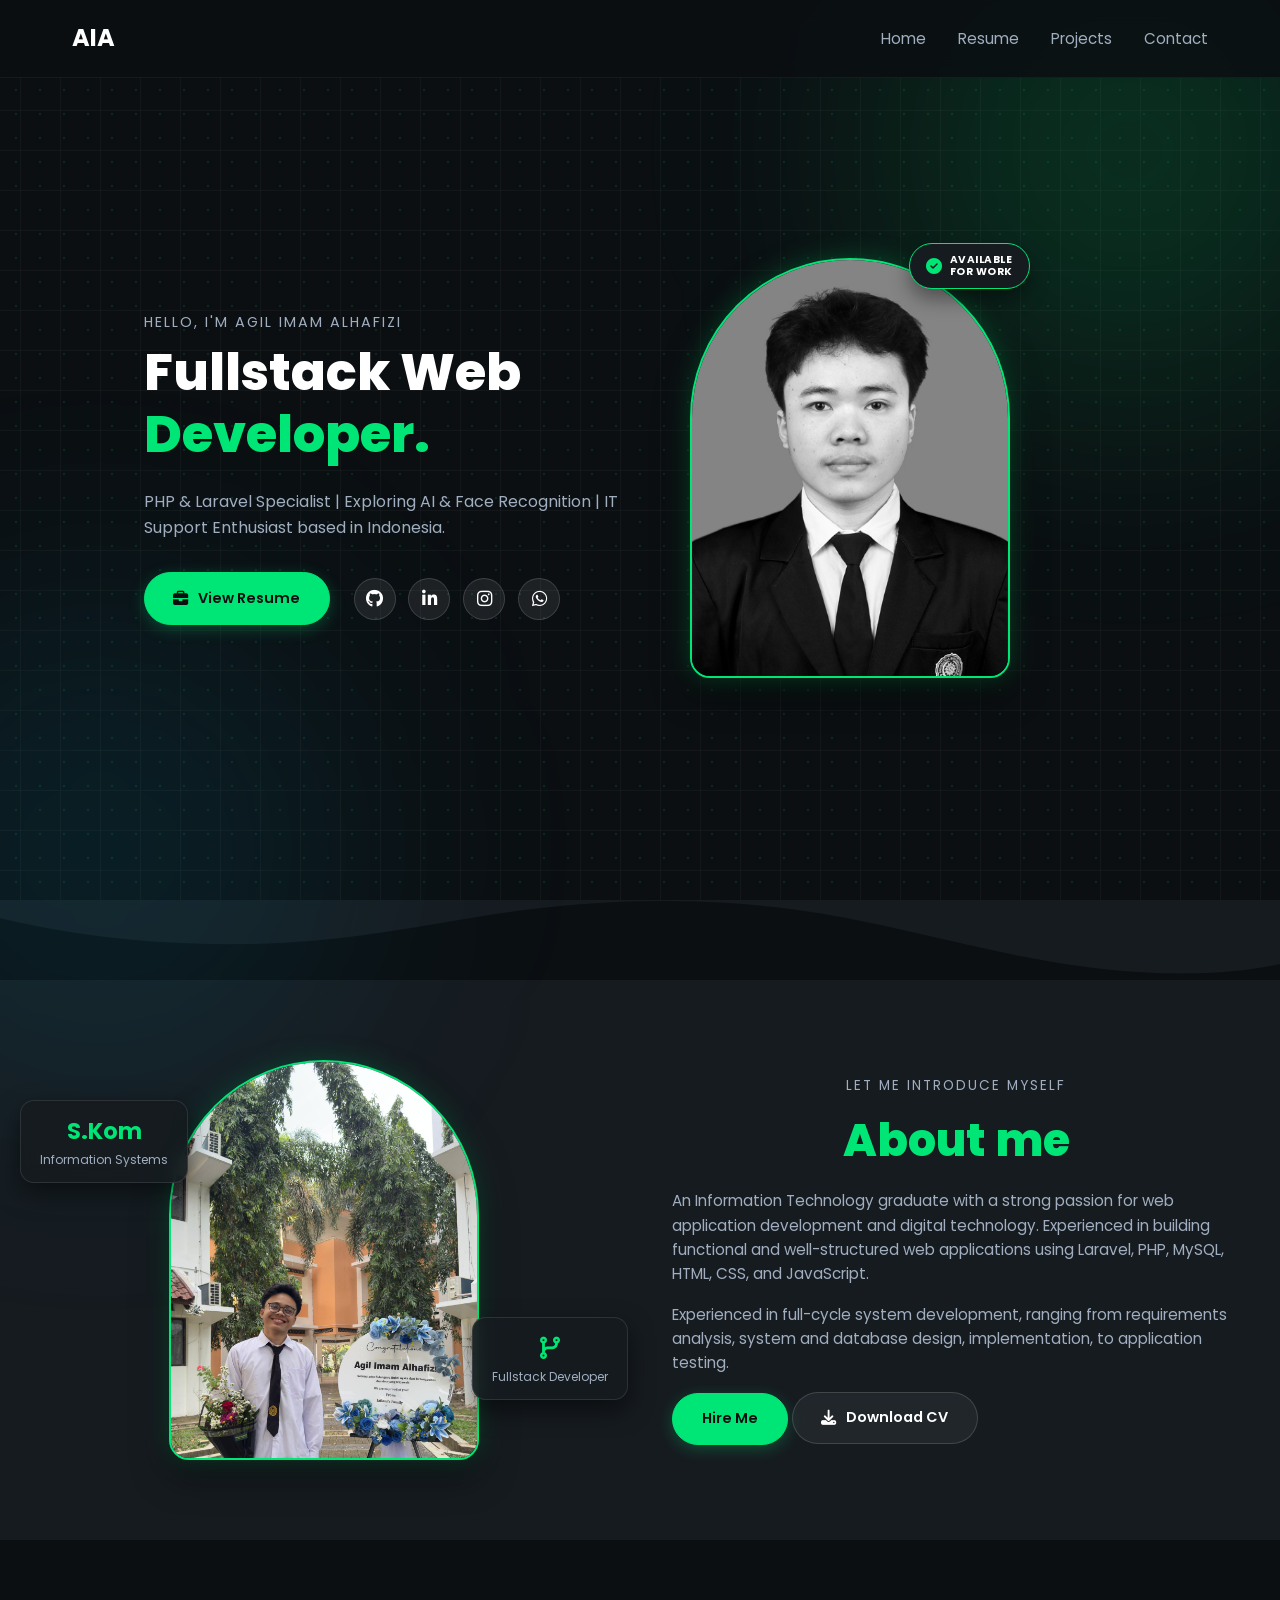
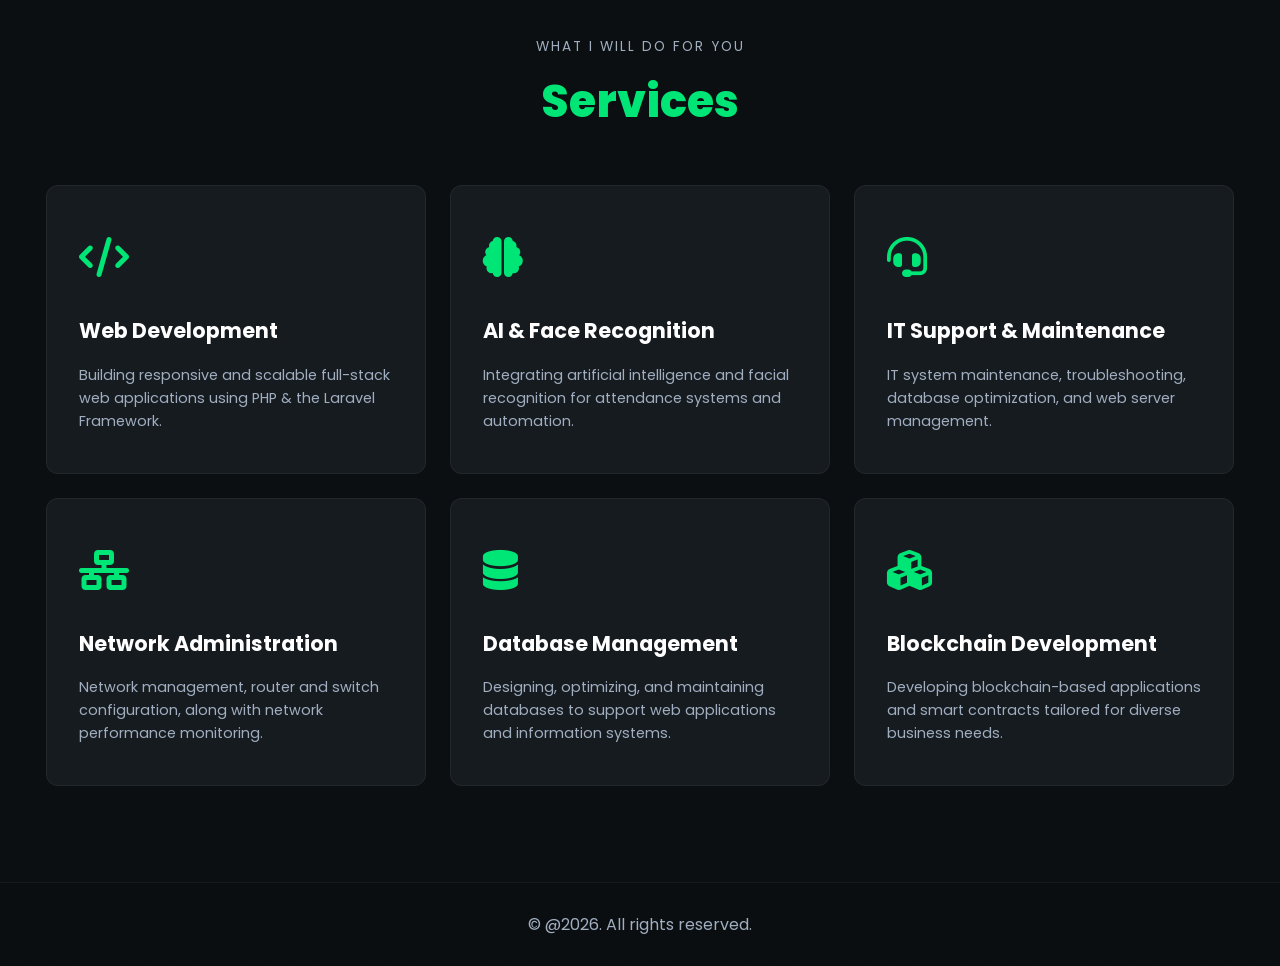
<file: index.html>
<!DOCTYPE html>
<html lang="id">

<head>
    <meta charset="UTF-8">
    <meta name="viewport" content="width=device-width, initial-scale=1.0">
    <title>Portofolio - Agil Imam Alhafizi</title>
    <link rel="stylesheet" href="https://cdnjs.cloudflare.com/ajax/libs/font-awesome/6.4.0/css/all.min.css">
    <link href="https://fonts.googleapis.com/css2?family=Poppins:wght@300;400;600;700;800&display=swap"
        rel="stylesheet">
    <link rel="stylesheet" href="assets/css/global.css">
    <link rel="stylesheet" href="assets/css/home.css">
</head>

<body>

    <!-- Header / Navigasi -->
    <header>
        <nav>
            <div class="logo">AIA</div>
            <ul class="nav-links">
                <li><a href="index.html">Home</a></li>
                <li><a href="resume.html">Resume</a></li>
                <li><a href="project.html">Projects</a></li>
                <li><a href="contact.html">Contact</a></li>
            </ul>
        </nav>
    </header>
    <!-- Hero Section -->
    <section class="hero" id="home">
        <div class="hero-content">
            <p class="tagline">HELLO, I'M AGIL IMAM ALHAFIZI</p>
            <h1>Fullstack Web <span>Developer.</span></h1>
            <p class="subtitle">
                PHP & Laravel Specialist | Exploring AI & Face Recognition | IT Support Enthusiast based in Indonesia.
            </p>
            <div class="hero-action-group">
                <a href="resume.html" class="btn btn-primary"><i class="fas fa-briefcase"></i> View Resume</a>

                <div class="social-links">
                    <a href="https://github.com/agilimam" target="_blank" title="GitHub"><i
                            class="fab fa-github"></i></a>
                    <a href="https://linkedin.com/in/agil-imam-alhafizi" target="_blank" title="LinkedIn"><i
                            class="fab fa-linkedin-in"></i></a>
                    <a href="https://instagram.com/agilimam_" target="_blank" title="Instagram"><i
                            class="fab fa-instagram"></i></a>
                    <a href="https://wa.me/6285238793742" target="_blank" title="WhatsApp"><i
                            class="fab fa-whatsapp"></i></a>
                </div>
            </div>
        </div>
        <div class="hero-visual">
            <div class="arch-frame">
                <img src="assets/images/Profile.jpg" alt="Agil Imam Alhafizi">
            </div>

            <div class="floating-badge">
                <i class="fas fa-check-circle"></i>
                <span>AVAILABLE<br>FOR WORK</span>
            </div>
        </div>
    </section>
    <div class="wave-divider">
        <svg data-name="Layer 1" xmlns="http://www.w3.org/2000/svg" viewBox="0 0 1200 120" preserveAspectRatio="none">
            <path
                d="M321.39,56.44c58-10.79,114.16-30.13,172-41.86,82.39-16.72,168.19-17.73,250.45-.39C823.78,31,906.67,72,985.66,92.83c70.05,18.48,146.53,26.09,214.34,3V0H0V27.35A600.21,600.21,0,0,0,321.39,56.44Z"
                class="shape-fill"></path>
        </svg>
    </div>

    <!-- About Section -->
    <section class="about-section" id="about">
        <div class="about-container">
            <div class="about-left">

                <div class="about-arch-frame">
                    <img src="assets/images/image.png" alt="Agil Imam Alhafizi">
                </div>


                <div class="badge-stat stat-1">
                    <h4>S.Kom</h4>
                    <p>Information Systems</p>
                </div>

                <div class="badge-stat stat-2">
                    <h4><i class="fas fa-code-branch"></i></h4>
                    <p>Fullstack Developer</p>
                </div>
            </div>

            <div class="about-right">
                <p class="section-label">LET ME INTRODUCE MYSELF</p>
                <h2 class="section-title">About me</h2>
                <p>
                    An Information Technology graduate with a strong passion for web application development and digital
                    technology. Experienced in building functional and well-structured web applications using Laravel,
                    PHP, MySQL, HTML, CSS, and JavaScript.
                </p>
                <p>
                    Experienced in full-cycle system development, ranging from requirements analysis, system and
                    database design, implementation, to application testing.
                </p>
                <div class="buttons">
                    <a href="contact.html" class="btn btn-primary">Hire Me</a>
                    <a href="assets/Pdf/Cv Terbaru Eng.pdf" target="_blank" class="btn btn-secondary">
                        <i class="fas fa-download"></i> Download CV
                    </a>
                </div>
            </div>
        </div>
    </section>

    <!-- Services Section -->
    <section class="services-section" id="services">
        <div class="services-container">
            <p class="section-label">WHAT I WILL DO FOR YOU</p>
            <h2 class="section-title">Services</h2>

            <div class="services-grid">
                <div class="service-card">
                    <div class="service-icon"><i class="fas fa-code"></i></div>
                    <h3>Web Development</h3>
                    <p>Building responsive and scalable full-stack web applications using PHP & the Laravel Framework.
                    </p>
                </div>
                <div class="service-card">
                    <div class="service-icon"><i class="fas fa-brain"></i></div>
                    <h3>AI & Face Recognition</h3>
                    <p>Integrating artificial intelligence and facial recognition for attendance systems and automation.
                    </p>
                </div>
                <div class="service-card">
                    <div class="service-icon"><i class="fas fa-headset"></i></div>
                    <h3>IT Support & Maintenance</h3>
                    <p>IT system maintenance, troubleshooting, database optimization, and web server management.</p>
                </div>
                <div class="service-card">
                    <div class="service-icon"><i class="fas fa-network-wired"></i></div>
                    <h3>Network Administration</h3>
                    <p>Network management, router and switch configuration, along with network performance monitoring.
                    </p>
                </div>
                <div class="service-card">
                    <div class="service-icon"><i class="fas fa-database"></i></div>
                    <h3>Database Management</h3>
                    <p>Designing, optimizing, and maintaining databases to support web applications and information
                        systems.</p>
                </div>
                <div class="service-card">
                    <div class="service-icon"><i class="fas fa-cubes"></i></div>
                    <h3>Blockchain Development</h3>
                    <p>Developing blockchain-based applications and smart contracts tailored for diverse business needs.
                    </p>
                </div>
            </div>
        </div>
    </section>

    <!-- Footer -->
    <footer>
        <p>&copy; @2026. All rights reserved.</p>
    </footer>

</body>

</html>
</file>
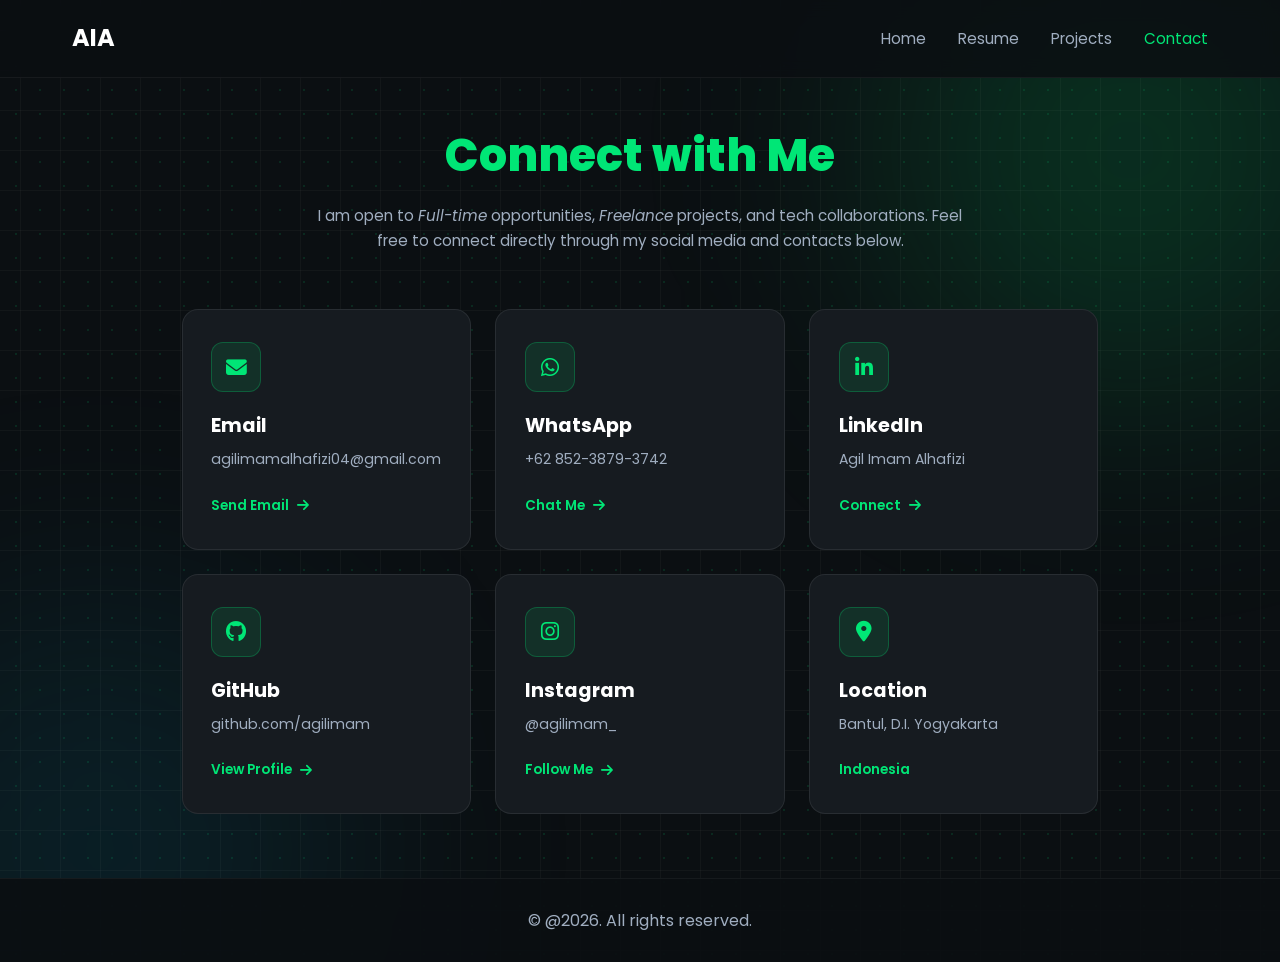
<file: contact.html>
<!DOCTYPE html>
<html lang="id">

<head>
    <meta charset="UTF-8">
    <meta name="viewport" content="width=device-width, initial-scale=1.0">
    <title>Contact - Agil Imam Alhafizi</title>
    <link rel="stylesheet" href="https://cdnjs.cloudflare.com/ajax/libs/font-awesome/6.4.0/css/all.min.css">
    <link href="https://fonts.googleapis.com/css2?family=Poppins:wght@300;400;600;700;800&display=swap"
        rel="stylesheet">
    <link rel="stylesheet" href="assets/css/global.css">
    <link rel="stylesheet" href="assets/css/contact.css">
</head>

<body>

    <!-- Header / Navigasi -->
    <header class="navbar-header">
        <nav class="navbar-container">
            <div class="logo">AIA</div>
            <ul class="nav-links">
                <li><a href="index.html">Home</a></li>
                <li><a href="resume.html">Resume</a></li>
                <li><a href="project.html">Projects</a></li>
                <li><a href="contact.html" class="active">Contact</a></li>
            </ul>
        </nav>
    </header>

    <main class="contact-container">

        <div class="contact-header">
            <h1 class="section-title">Connect with Me</h1>
            <p class="contact-subtitle">
                I am open to <em>Full-time</em> opportunities, <em>Freelance</em> projects, and tech collaborations.
                Feel free to connect directly through my social media and contacts below.
            </p>
        </div>

        <div class="contact-grid">

            <a href="mailto:agilimamalhafizi04@gmail.com" class="contact-card">
                <div class="card-icon"><i class="fas fa-envelope"></i></div>
                <h3>Email</h3>
                <p>agilimamalhafizi04@gmail.com</p>
                <span class="card-action">Send Email <i class="fas fa-arrow-right"></i></span>
            </a>

            <a href="https://wa.me/6285238793742" target="_blank" class="contact-card">
                <div class="card-icon"><i class="fab fa-whatsapp"></i></div>
                <h3>WhatsApp</h3>
                <p>+62 852-3879-3742</p>
                <span class="card-action">Chat Me <i class="fas fa-arrow-right"></i></span>
            </a>

            <a href="https://www.linkedin.com/in/agil-imam-alhafizi-b57b30353?utm_source=share_via&utm_content=profile&utm_medium=member_android"
                target="_blank" class="contact-card">
                <div class="card-icon"><i class="fab fa-linkedin-in"></i></div>
                <h3>LinkedIn</h3>
                <p>Agil Imam Alhafizi</p>
                <span class="card-action">Connect <i class="fas fa-arrow-right"></i></span>
            </a>

            <a href="https://github.com/agilimam" target="_blank" class="contact-card">
                <div class="card-icon"><i class="fab fa-github"></i></div>
                <h3>GitHub</h3>
                <p>github.com/agilimam</p>
                <span class="card-action">View Profile <i class="fas fa-arrow-right"></i></span>
            </a>

            <a href="https://instagram.com/agilimam_" target="_blank" class="contact-card">
                <div class="card-icon"><i class="fab fa-instagram"></i></div>
                <h3>Instagram</h3>
                <p>@agilimam_</p>
                <span class="card-action">Follow Me <i class="fas fa-arrow-right"></i></span>
            </a>

            <div class="contact-card info-only">
                <div class="card-icon"><i class="fas fa-map-marker-alt"></i></div>
                <h3>Location</h3>
                <p>Bantul, D.I. Yogyakarta</p>
                <span class="card-action">Indonesia</span>
            </div>

        </div>

    </main>

    <!-- Footer -->
    <footer>
        <p>&copy; @2026. All rights reserved.</p>
    </footer>

</body>

</html>
</file>
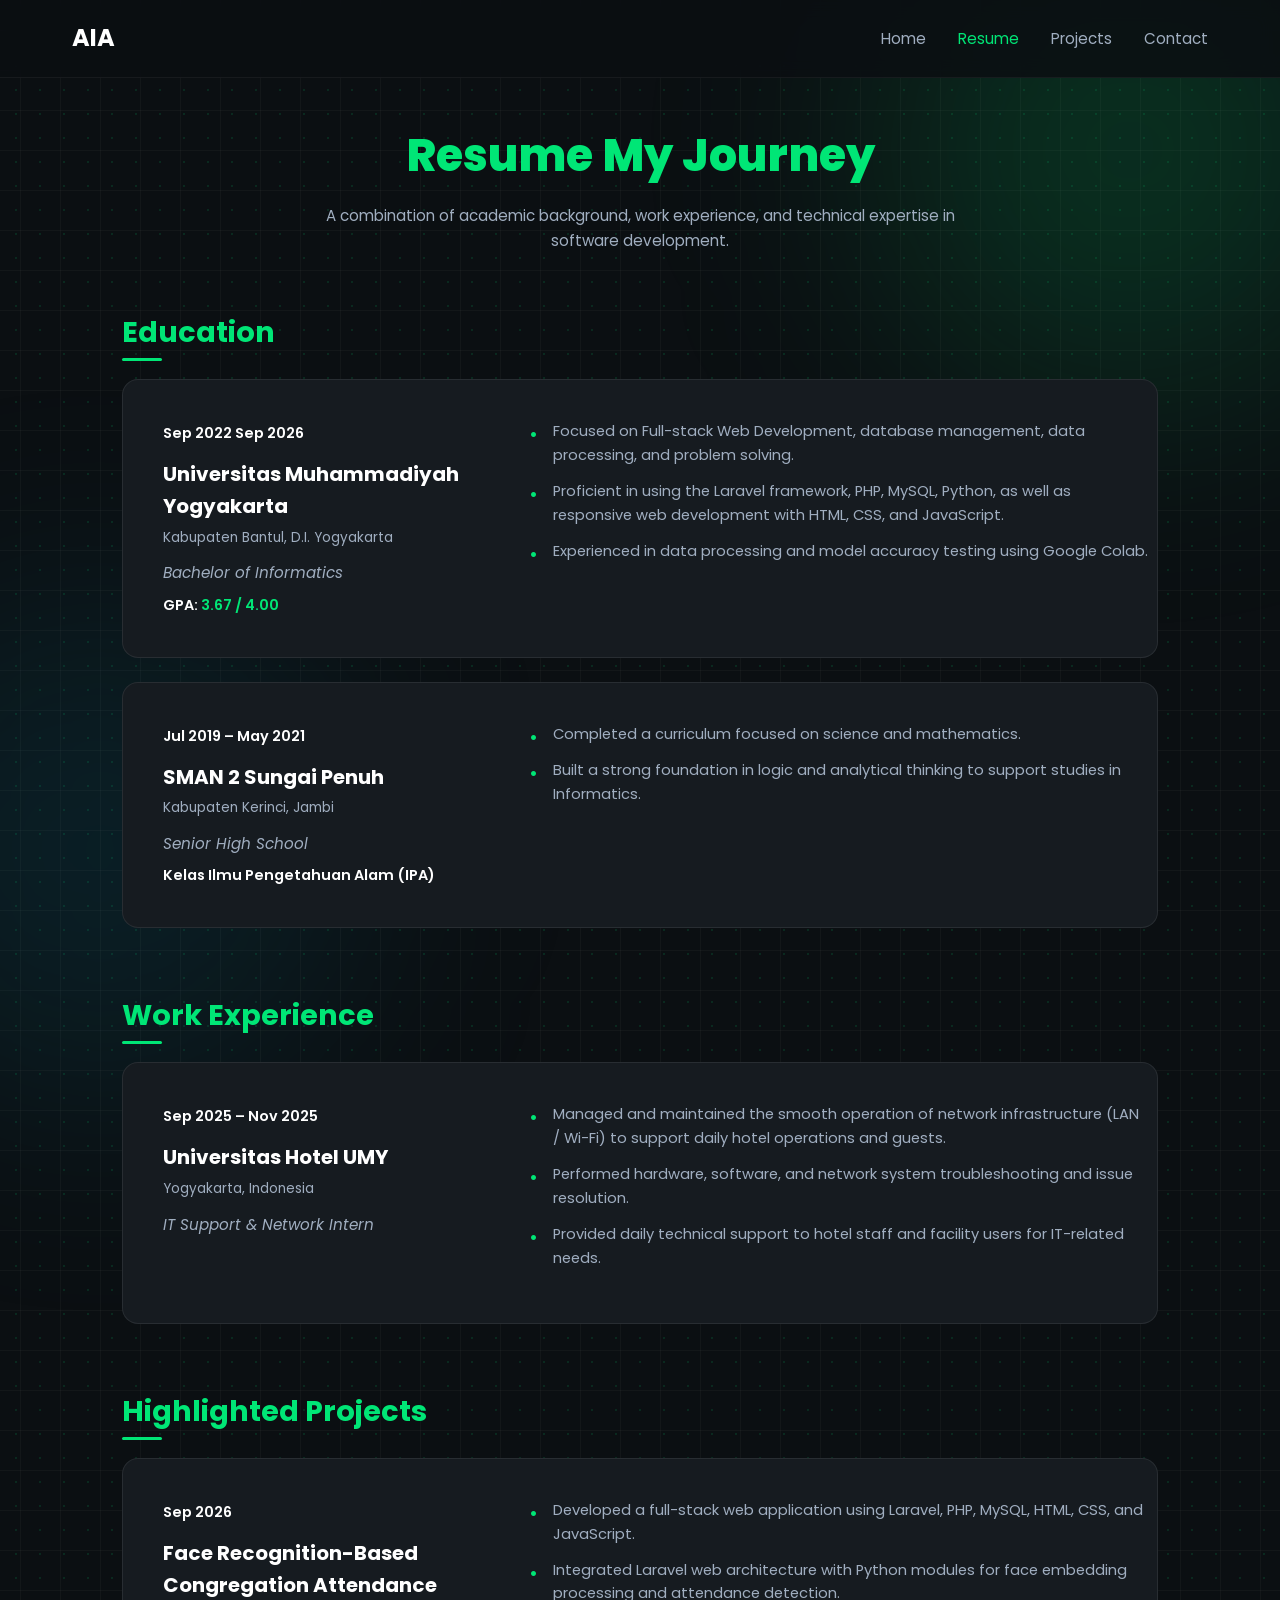
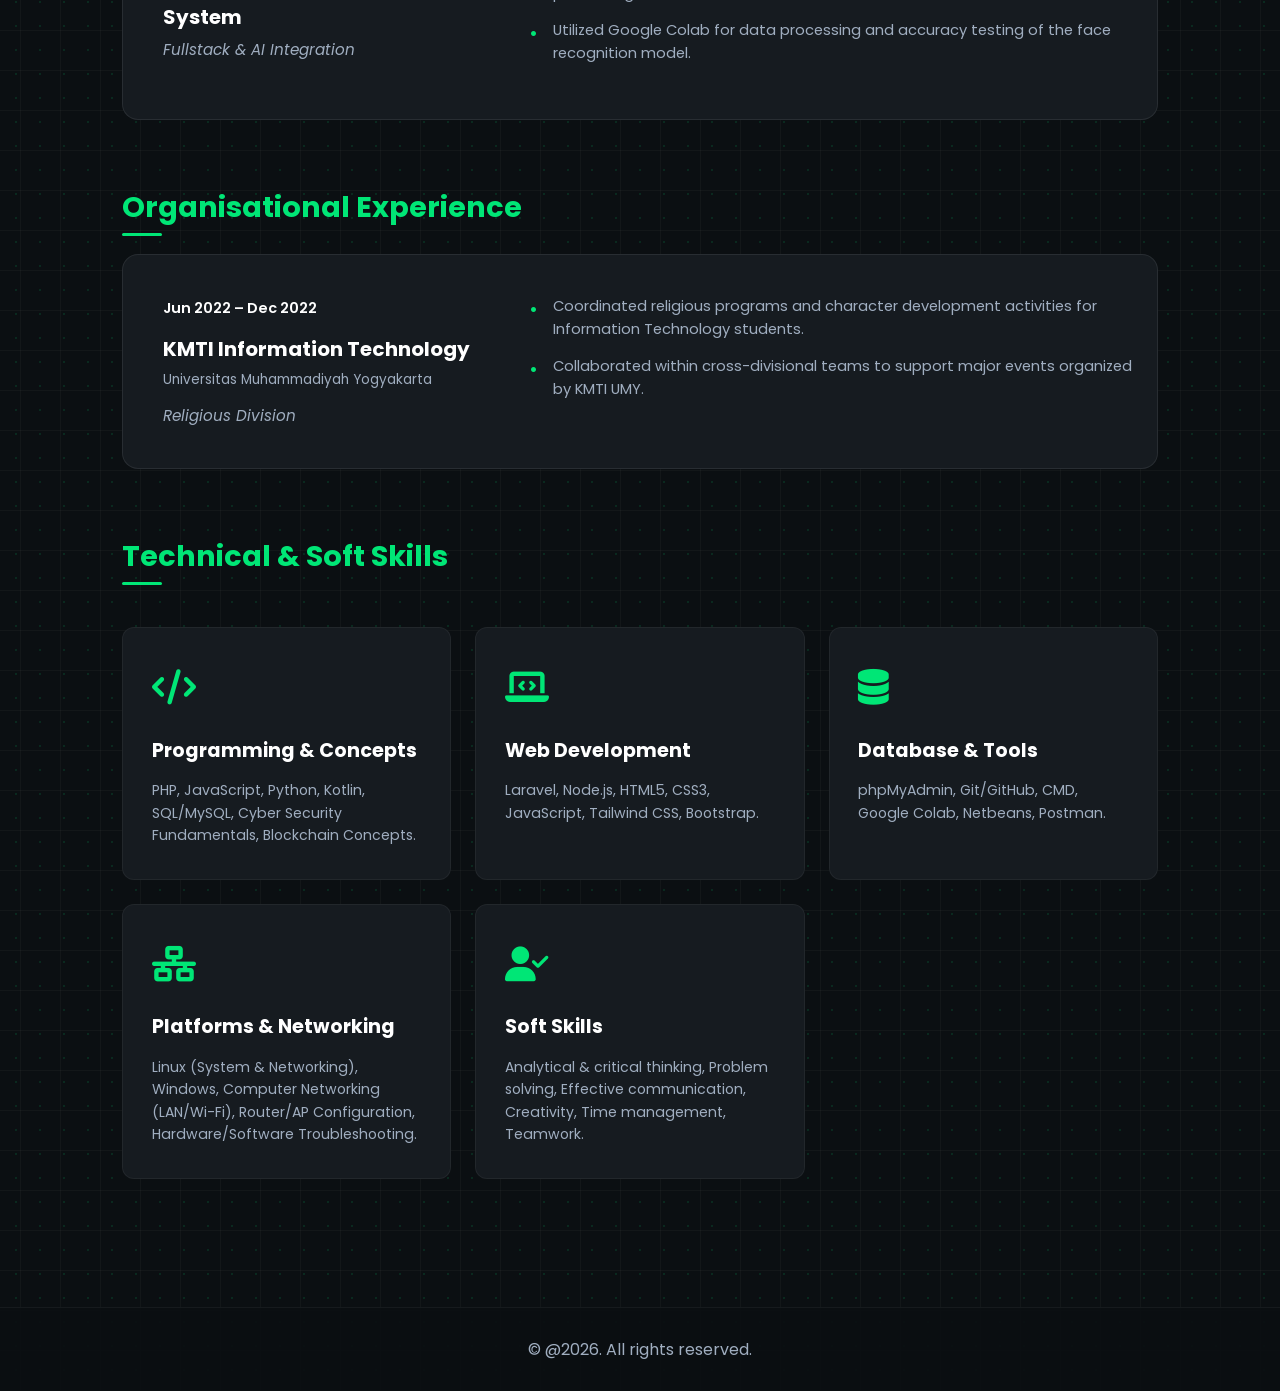
<file: resume.html>
<!DOCTYPE html>
<html lang="id">

<head>
    <meta charset="UTF-8">
    <meta name="viewport" content="width=device-width, initial-scale=1.0">
    <title>Resume - Agil Imam Alhafizi</title>
    <link rel="stylesheet" href="https://cdnjs.cloudflare.com/ajax/libs/font-awesome/6.4.0/css/all.min.css">
    <link href="https://fonts.googleapis.com/css2?family=Poppins:wght@300;400;600;700;800&display=swap"
        rel="stylesheet">
    <link rel="stylesheet" href="assets/css/global.css">
    <link rel="stylesheet" href="assets/css/resume.css">
</head>

<body>

    <!-- Header / Navigasi -->
    <header>
        <nav>
            <div class="logo">AIA</div>
            <ul class="nav-links">
                <li><a href="index.html">Home</a></li>
                <li><a href="resume.html" class="active">Resume</a></li>
                <li><a href="project.html">Projects</a></li>
                <li><a href="contact.html">Contact</a></li>
            </ul>
        </nav>
    </header>

    <!-- Main Content Container -->
    <main class="resume-container">


        <div class="resume-header">
            <h1 class="section-title">Resume My Journey</h1>
            <p class="resume-subtitle">
                A combination of academic background, work experience, and technical expertise in software development.
            </p>
        </div>


        <section class="resume-section">
            <h2 class="resume-category-title">Education</h2>

            <div class="timeline-cards">
                <div class="timeline-card">
                    <div class="card-left">
                        <span class="timeline-date">Sep 2022 Sep 2026</span>
                        <h3 class="institution-name">Universitas Muhammadiyah Yogyakarta</h3>
                        <p class="institution-location">Kabupaten Bantul, D.I. Yogyakarta</p>
                        <p class="degree-title">Bachelor of Informatics</p>
                        <p class="gpa-score">GPA: <span>3.67 / 4.00</span></p>
                    </div>
                    <div class="card-right">
                        <ul>
                            <li>Focused on Full-stack Web Development, database management, data processing, and problem
                                solving.</li>
                            <li>Proficient in using the Laravel framework, PHP, MySQL, Python, as well as responsive web
                                development with HTML, CSS, and JavaScript.</li>
                            <li>Experienced in data processing and model accuracy testing using Google Colab.</li>
                        </ul>
                    </div>
                </div>

                <div class="timeline-card">
                    <div class="card-left">
                        <span class="timeline-date">Jul 2019 – May 2021</span>
                        <h3 class="institution-name">SMAN 2 Sungai Penuh</h3>
                        <p class="institution-location">Kabupaten Kerinci, Jambi</p>
                        <p class="degree-title">Senior High School</p>
                        <p class="gpa-score">Kelas Ilmu Pengetahuan Alam (IPA)</p>
                    </div>
                    <div class="card-right">
                        <ul>
                            <li>Completed a curriculum focused on science and mathematics.</li>
                            <li>Built a strong foundation in logic and analytical thinking to support studies in
                                Informatics.</li>
                        </ul>
                    </div>
                </div>
            </div>
        </section>

        <!-- Work Experience Section -->
        <section class="resume-section">
            <h2 class="resume-category-title">Work Experience</h2>

            <div class="timeline-cards">
                <div class="timeline-card">
                    <div class="card-left">
                        <span class="timeline-date">Sep 2025 – Nov 2025</span>
                        <h3 class="institution-name">Universitas Hotel UMY</h3>
                        <p class="institution-location">Yogyakarta, Indonesia</p>
                        <p class="degree-title">IT Support & Network Intern</p>
                    </div>
                    <div class="card-right">
                        <ul>
                            <li>Managed and maintained the smooth operation of network infrastructure (LAN / Wi-Fi) to
                                support daily hotel operations and guests.</li>
                            <li>Performed hardware, software, and network system troubleshooting and issue resolution.
                            </li>
                            <li>Provided daily technical support to hotel staff and facility users for IT-related needs.
                            </li>
                        </ul>
                    </div>
                </div>
            </div>
        </section>

        <!-- Projects Section -->
        <section class="resume-section">
            <h2 class="resume-category-title">Highlighted Projects</h2>

            <div class="timeline-cards">
                <div class="timeline-card">
                    <div class="card-left">
                        <span class="timeline-date">Sep 2026</span>
                        <h3 class="institution-name">Face Recognition-Based Congregation Attendance System</h3>
                        <p class="degree-title">Fullstack & AI Integration</p>
                    </div>
                    <div class="card-right">
                        <ul>
                            <li>Developed a full-stack web application using Laravel, PHP, MySQL, HTML, CSS, and
                                JavaScript.</li>
                            <li>Integrated Laravel web architecture with Python modules for face embedding processing
                                and attendance detection.</li>
                            <li>Utilized Google Colab for data processing and accuracy testing of the face recognition
                                model.</li>
                        </ul>
                    </div>
                </div>
            </div>
        </section>

        <!-- Organisational Experience Section -->
        <section class="resume-section">
            <h2 class="resume-category-title">Organisational Experience</h2>

            <div class="timeline-cards">
                <div class="timeline-card">
                    <div class="card-left">
                        <span class="timeline-date">Jun 2022 – Dec 2022</span>
                        <h3 class="institution-name">KMTI Information Technology</h3>
                        <p class="institution-location">Universitas Muhammadiyah Yogyakarta</p>
                        <p class="degree-title">Religious Division</p>
                    </div>
                    <div class="card-right">
                        <ul>
                            <li>Coordinated religious programs and character development activities for Information
                                Technology students.</li>
                            <li>Collaborated within cross-divisional teams to support major events organized by KMTI
                                UMY.</li>
                        </ul>
                    </div>
                </div>
            </div>
        </section>

        <section class="resume-section">
            <h2 class="resume-category-title">Technical & Soft Skills</h2>

            <div class="skills-card-grid">
                <!-- Card 1: Programming & Tech Concepts -->
                <div class="skill-feature-card">
                    <div class="card-icon"><i class="fas fa-code"></i></div>
                    <h3>Programming & Concepts</h3>
                    <p>PHP, JavaScript, Python, Kotlin, SQL/MySQL, Cyber Security Fundamentals, Blockchain Concepts.</p>
                </div>

                <!-- Card 2: Web Development -->
                <div class="skill-feature-card">
                    <div class="card-icon"><i class="fas fa-laptop-code"></i></div>
                    <h3>Web Development</h3>
                    <p>Laravel, Node.js, HTML5, CSS3, JavaScript, Tailwind CSS, Bootstrap.</p>
                </div>

                <!-- Card 3: Database & Tools -->
                <div class="skill-feature-card">
                    <div class="card-icon"><i class="fas fa-database"></i></div>
                    <h3>Database & Tools</h3>
                    <p>phpMyAdmin, Git/GitHub, CMD, Google Colab, Netbeans, Postman.</p>
                </div>

                <!-- Card 4: Platforms & Networking -->
                <div class="skill-feature-card">
                    <div class="card-icon"><i class="fas fa-network-wired"></i></div>
                    <h3>Platforms & Networking</h3>
                    <p>Linux (System & Networking), Windows, Computer Networking (LAN/Wi-Fi), Router/AP Configuration,
                        Hardware/Software Troubleshooting.</p>
                </div>

                <!-- Card 5: Soft Skills -->
                <div class="skill-feature-card">
                    <div class="card-icon"><i class="fas fa-user-check"></i></div>
                    <h3>Soft Skills</h3>
                    <p>Analytical & critical thinking, Problem solving, Effective communication, Creativity, Time
                        management, Teamwork.</p>
                </div>
            </div>
        </section>
    </main>

    <!-- Footer -->
    <footer>
        <p>&copy; @2026. All rights reserved.</p>
    </footer>

</body>

</html>
</file>
<file: assets/css/global.css>
* {
    margin: 0;
    padding: 0;
    box-sizing: border-box;
}

:root {
    --bg-dark: #0b0f12;
    --bg-card: #161b20;
    --accent-green: #00e676;
    --accent-green-dark: #00b050;
    --text-white: #ffffff;
    --text-gray: #a0aec0;
}

html {
    scroll-behavior: smooth;
    height: 100%;
}

body {
    background-color: var(--bg-dark);
    color: var(--text-white);
    font-family: 'Poppins', sans-serif;
    line-height: 1.6;
    position: relative;
    overflow-x: hidden;
    min-height: 100vh;
    display: flex;
    flex-direction: column;

    background-image:
        linear-gradient(to right, rgba(255, 255, 255, 0.03) 1px, transparent 1px),
        linear-gradient(to bottom, rgba(255, 255, 255, 0.03) 1px, transparent 1px),
        radial-gradient(rgba(0, 230, 118, 0.12) 1px, transparent 1px);
    background-size: 40px 40px, 40px 40px, 24px 24px;
    background-position: center center;
}

body::before,
body::after {
    content: '';
    position: fixed;
    width: 500px;
    height: 500px;
    border-radius: 50%;
    filter: blur(120px);
    pointer-events: none;
    z-index: 0;
}

body::before {
    top: -100px;
    right: -100px;
    background: rgba(0, 230, 118, 0.15);
}

body::after {
    top: 600px;
    left: -150px;
    background: rgba(0, 180, 216, 0.10);
}

main,
.hero {
    flex: 1 0 auto;
    position: relative;
    z-index: 1;
    padding-top: 90px;
    /* jarak dari navbar fixed (desktop) */
}

header {
    width: 100%;
    position: fixed;
    top: 0;
    left: 0;
    z-index: 1000;
    background: rgba(11, 15, 18, 0.85);
    backdrop-filter: blur(10px);
    border-bottom: 1px solid rgba(255, 255, 255, 0.05);
}

nav {
    max-width: 1200px;
    margin: 0 auto;
    padding: 1.2rem 2rem;
    display: flex;
    justify-content: space-between;
    align-items: center;
    flex-wrap: nowrap;
    /* default desktop: tidak wrap */
}

.logo {
    font-size: 1.5rem;
    font-weight: 700;
    color: var(--text-white);
}

.nav-links {
    display: flex;
    gap: 2rem;
    list-style: none;
}

.nav-links a {
    text-decoration: none;
    color: var(--text-gray);
    font-size: 0.95rem;
    transition: 0.3s;
}

.nav-links a.active,
.nav-links a:hover {
    color: var(--accent-green);
}

.nav-btn .btn-talk {
    padding: 0.6rem 1.4rem;
    border: 1px solid var(--accent-green);
    border-radius: 30px;
    color: var(--text-white);
    text-decoration: none;
    font-size: 0.85rem;
    text-transform: uppercase;
    letter-spacing: 1px;
    transition: 0.3s;
}

.nav-btn .btn-talk:hover {
    background: var(--accent-green);
    color: var(--bg-dark);
}


footer {
    flex-shrink: 0;
    text-align: center;
    padding: 1.8rem 2rem;
    background: rgba(11, 15, 18, 0.95);
    color: var(--text-gray);
    border-top: 1px solid rgba(255, 255, 255, 0.05);
    width: 100%;
    position: relative;
    z-index: 10;
}

@media screen and (max-width: 768px) {

   
    nav,
    .navbar-container {
        display: flex !important;
        flex-direction: row !important;
        align-items: center !important;
        justify-content: space-between !important;
        flex-wrap: nowrap !important;
        padding: 12px 15px !important;
    }


    .logo {
        font-size: 1.1rem !important;
        white-space: nowrap !important;
        margin: 0 !important;
    }


    .nav-links {
        display: flex !important;
        flex-direction: row !important;
        align-items: center !important;
        gap: 10px !important;
        margin: 0 !important;
        padding: 0 !important;
        list-style: none !important;
    }

    .nav-links li a {
        font-size: 0.8rem !important;
        white-space: nowrap !important;
    }

    .nav-btn,
    .btn-talk {
        display: none !important;
    }

    .contact-container,
    main {
        padding-top: 80px !important;
    }
}


.contact-header,
.projects-header,
.resume-header {
    text-align: center !important;
    max-width: 700px !important;
    margin: 0 auto 3.5rem auto !important;
}


.section-label {
    font-size: 0.85rem !important;
    text-transform: uppercase !important;
    letter-spacing: 2px !important;
    color: var(--text-gray, #a0aec0) !important;
    margin-bottom: 0.5rem !important;
    text-align: center !important;
}


.section-title,
.projects-header .section-title,
.contact-header .section-title,
.resume-header .section-title {
    font-size: 2.8rem !important;
    font-weight: 800 !important;
    color: var(--accent-green, #00e676) !important;

    margin-bottom: 0.8rem !important;
    text-align: center !important;
}

.contact-subtitle,
.projects-subtitle,
.resume-subtitle {
    color: var(--text-gray, #a0aec0) !important;
    font-size: 0.95rem !important;
    line-height: 1.6 !important;
    margin: 0 auto !important;
    text-align: center !important;
}
</file>
<file: assets/css/home.css>
/* Hero Section */
.hero {
    position: relative;
    min-height: 100vh;
    display: flex;
    align-items: center;
    max-width: 1200px;
    margin: 0 auto;
    padding: 100px 2rem 4rem;
}

.hero-bg-split {
    display: none;
}

.hero-content {
    width: 55%;
    z-index: 2;
}

.tagline {
    font-size: 0.9rem;
    text-transform: uppercase;
    letter-spacing: 2px;
    color: var(--text-gray);
    margin-bottom: 0.5rem;
}

.hero-content h1 {
    font-size: 3.2rem;
    font-weight: 800;
    line-height: 1.2;
    margin-bottom: 1.5rem;
}

.hero-content h1 span {
    color: var(--accent-green);
}

.hero-content .subtitle {
    color: var(--text-gray);
    font-size: 1rem;
    margin-bottom: 2rem;
    max-width: 480px;
}

/* Styling Visual Foto Hero */
.hero-visual {
    position: relative;
    z-index: 3;
    display: flex;
    align-items: center;
    justify-content: center;
}

/* Frame Kubah (Arch) Modern */
.arch-frame {
    width: 320px;
    height: 420px;
    border-radius: 160px 160px 20px 20px;
    /* Bentuk lengkung kubah rapi */
    overflow: hidden;
    border: 2px solid var(--accent-green);
    box-shadow: 0 0 25px rgba(0, 230, 118, 0.25), 0 15px 35px rgba(0, 0, 0, 0.6);
    background: #161b20;
    transition: transform 0.4s ease, box-shadow 0.4s ease;
}

.arch-frame:hover {
    transform: translateY(-5px);
    box-shadow: 0 0 35px rgba(0, 230, 118, 0.4), 0 20px 40px rgba(0, 0, 0, 0.7);
}

.arch-frame img {
    width: 100%;
    height: 100%;
    object-fit: cover;
    object-position: top center;
}

/* Badge Bulat Kanan Atas */
.floating-badge {
    position: absolute;
    top: -15px;
    right: -20px;
    background: #161b20;
    border: 1px solid var(--accent-green);
    padding: 0.6rem 1rem;
    border-radius: 30px;
    display: flex;
    align-items: center;
    gap: 0.5rem;
    box-shadow: 0 10px 20px rgba(0, 0, 0, 0.4);
    z-index: 4;
}

.floating-badge i {
    color: var(--accent-green);
    font-size: 1rem;
}

.floating-badge span {
    color: #ffffff;
    font-size: 0.65rem;
    font-weight: 700;
    letter-spacing: 0.5px;
    line-height: 1.2;
}

/* Card Melayang Kiri Bawah */
.floating-card {
    position: absolute;
    bottom: -15px;
    left: -30px;
    background: rgba(22, 27, 32, 0.9);
    backdrop-filter: blur(8px);
    border: 1px solid rgba(255, 255, 255, 0.1);
    padding: 0.7rem 1.2rem;
    border-radius: 14px;
    display: flex;
    align-items: center;
    gap: 0.8rem;
    box-shadow: 0 10px 25px rgba(0, 0, 0, 0.5);
    z-index: 4;
}

.floating-card i {
    font-size: 1.2rem;
    color: var(--accent-green);
}

.floating-card h4 {
    margin: 0;
    font-size: 0.85rem;
    color: #ffffff;
}

.floating-card p {
    margin: 0;
    font-size: 0.7rem;
    color: var(--text-gray);
}

/* Penyesuaian Responsif Layar HP/Tablet */
@media (max-width: 992px) {
    .hero-visual {
        margin-top: 3rem;
    }

    .arch-frame {
        width: 270px;
        height: 360px;
    }

    .floating-card {
        left: -10px;
    }

    .floating-badge {
        right: -10px;
    }
}

.hero-action-group {
    display: flex;
    align-items: center;
    gap: 1.5rem;
    margin-top: 2rem;
    flex-wrap: wrap;
}

.social-links {
    display: flex;
    align-items: center;
    gap: 0.8rem;
}

.social-links a {
    width: 42px;
    height: 42px;
    border-radius: 50%;
    background: rgba(255, 255, 255, 0.08);
    border: 1px solid rgba(255, 255, 255, 0.15);
    color: #ffffff !important;
    display: inline-flex;
    align-items: center;
    justify-content: center;
    text-decoration: none;
    transition: all 0.3s ease;
}

.social-links a i {
    font-size: 1.1rem;
    color: #ffffff;
}

.social-links a:hover {
    background: var(--accent-green);
    border-color: var(--accent-green);
    transform: translateY(-3px);
}

.social-links a:hover i {
    color: var(--bg-dark);
}

/* Wave Divider */
.wave-divider {
    width: 100%;
    overflow: hidden;
    line-height: 0;
    background: var(--bg-dark);
}

.wave-divider svg {
    position: relative;
    display: block;
    width: calc(100% + 1.3px);
    height: 80px;
}

.wave-divider .shape-fill {
    fill: #161b20;
}

/* About Section */
.about-section {
    background-color: #161b20;
    padding: 5rem 2rem;
}

.about-container {
    max-width: 1200px;
    margin: 0 auto;
    display: grid;
    grid-template-columns: 1fr 1fr;
    gap: 4rem;
    align-items: center;
}

/* About Section Styling */
.about-left {
    position: relative;
    display: flex;
    justify-content: center;
    align-items: center;
}

/* Frame Arch Kubah untuk About */
.about-arch-frame {
    width: 310px;
    height: 400px;
    border-radius: 155px 155px 20px 20px;
    /* Bentuk kubah simetris */
    overflow: hidden;
    border: 2px solid var(--accent-green);
    box-shadow: 0 0 25px rgba(0, 230, 118, 0.2), 0 15px 35px rgba(0, 0, 0, 0.5);
    background: #161b20;
    transition: transform 0.4s ease, box-shadow 0.4s ease;
}

.about-arch-frame:hover {
    transform: translateY(-5px);
    box-shadow: 0 0 35px rgba(0, 230, 118, 0.35), 0 20px 40px rgba(0, 0, 0, 0.6);
}

.about-arch-frame img {
    width: 100%;
    height: 100%;
    object-fit: cover;
    object-position: top center;
}

/* Custom Styling untuk Floating Badges di About */
.badge-stat {
    position: absolute;
    background: rgba(22, 27, 32, 0.9);
    backdrop-filter: blur(8px);
    border: 1px solid rgba(255, 255, 255, 0.1);
    padding: 0.8rem 1.2rem;
    border-radius: 14px;
    box-shadow: 0 10px 25px rgba(0, 0, 0, 0.5);
    text-align: center;
    z-index: 3;
}

.badge-stat h4 {
    color: var(--accent-green);
    font-size: 1.3rem;
    margin: 0;
    font-weight: 700;
}

.badge-stat p {
    color: var(--text-gray);
    font-size: 0.75rem;
    margin: 0;
}

.stat-1 {
    top: 8%;
    left: -15px;
}

.stat-2 {
    bottom: 10%;
    right: -15px;
}

/* Responsif About Section */
@media (max-width: 992px) {
    .about-arch-frame {
        width: 270px;
        height: 350px;
    }

    .stat-1 {
        left: 0;
    }

    .stat-2 {
        right: 0;
    }
}

.badge-stat h4 {
    color: var(--accent-green);
    font-size: 1.4rem;
    margin: 0;
}

.badge-stat p {
    color: var(--text-gray);
    font-size: 0.75rem;
    margin: 0;
}

.stat-1 {
    top: 10%;
    left: -20px;
}

.stat-2 {
    bottom: 15%;
    right: -20px;
}

.about-right p {
    color: var(--text-gray);
    font-size: 0.95rem;
    margin-bottom: 1rem;
}

/* Services Section */
.services-section {
    background-color: var(--bg-dark);
    padding: 6rem 2rem;
    text-align: center;
}

.services-grid {
    display: flex;
    flex-wrap: wrap;
    justify-content: center;
    gap: 1.5rem;
    margin-top: 3rem;
}

.service-card {
    background: var(--bg-card);
    padding: 2.5rem 2rem;
    border-radius: 12px;
    text-align: left;
    transition: 0.3s;
    border: 1px solid rgba(255, 255, 255, 0.05);
    flex: 1 1 calc(33.333% - 1.5rem);
    min-width: 280px;
    max-width: 380px;
}

.service-icon {
    font-size: 2.5rem;
    color: var(--accent-green);
    margin-bottom: 1.5rem;
}

.service-card h3 {
    font-size: 1.3rem;
    margin-bottom: 1rem;
}

.service-card p {
    color: var(--text-gray);
    font-size: 0.9rem;
}

/* Animasi Hover untuk Service Cards (Halaman Index) */
.service-card {
    transition: transform 0.3s ease, border-color 0.3s ease, box-shadow 0.3s ease;
}

.service-card:hover {
    transform: translateY(-5px);
    /* Mengangkat kartu ke atas 5px */
    border-color: var(--accent-green);
    /* Mengubah warna garis pinggir jadi hijau neon */
    box-shadow: 0 10px 25px rgba(0, 230, 118, 0.15);
    /* Menambahkan efek kilau halus */
}

/* Responsif Home */
@media (max-width: 992px) {
    .hero {
        flex-direction: column;
        padding-top: 120px;
        text-align: center;
    }

    .hero-content {
        width: 100%;
    }

    .hero-bg-split {
        display: none;
    }

    .hero-action-group {
        justify-content: center;
    }

    .hero-image-wrapper {
        position: relative;
        right: 0;
        width: 100%;
        max-width: 320px;
        height: auto;
        margin-top: 2rem;
    }

    .about-container {
        grid-template-columns: 1fr;
    }

    .about-right {
        text-align: center;
    }
}

/* ==========================================
   BUTTON STYLING & ANIMATIONS
   ========================================== */
.btn {
    display: inline-flex;
    align-items: center;
    gap: 0.6rem;
    padding: 0.85rem 1.8rem;
    border-radius: 30px;
    font-size: 0.9rem;
    font-weight: 600;
    text-decoration: none;
    cursor: pointer;
    position: relative;
    overflow: hidden;
    z-index: 1;
    transition: all 0.3s cubic-bezier(0.4, 0, 0.2, 1);
}


.btn-primary {
    background: var(--accent-green);
    color: var(--bg-dark);
    border: 1px solid var(--accent-green);
    box-shadow: 0 4px 15px rgba(0, 230, 118, 0.25);
}


.btn-primary:hover {
    transform: translateY(-3px);
    box-shadow: 0 8px 25px rgba(0, 230, 118, 0.45);
    background: #00ff84;
    border-color: #00ff84;
}

.btn-primary:active {
    transform: translateY(-1px);
    box-shadow: 0 4px 12px rgba(0, 230, 118, 0.3);
}


.btn-secondary {
    background: rgba(255, 255, 255, 0.05);
    color: var(--text-white);
    border: 1px solid rgba(255, 255, 255, 0.15);
    backdrop-filter: blur(5px);
}


.btn-secondary:hover {
    transform: translateY(-3px);
    border-color: var(--accent-green);
    color: var(--accent-green);
    background: rgba(0, 230, 118, 0.08);
    box-shadow: 0 8px 20px rgba(0, 230, 118, 0.15);
}

.btn-secondary:active {
    transform: translateY(-1px);
}


.btn i {
    font-size: 0.95rem;
    transition: transform 0.3s ease;
}

.btn:hover i {
    transform: scale(1.15) rotate(-5deg);
}
</file>
<file: assets/css/contact.css>
.contact-container {
    max-width: 1100px;
    margin: 0 auto;
    padding: 120px 2rem 4rem;
}

.contact-header {
    text-align: center;
    margin-bottom: 3.5rem;
}

.contact-subtitle {
    color: var(--text-gray, #a0aec0);
    font-size: 0.95rem;
    max-width: 650px;
    margin: 0.8rem auto 0;
    line-height: 1.6;
}


.contact-grid {
    display: grid;
    grid-template-columns: repeat(3, 1fr);
    gap: 1.5rem;
}


.contact-card {
    background: var(--bg-card, #1a2026);
    border: 1px solid rgba(255, 255, 255, 0.08);
    border-radius: 16px;
    padding: 2rem 1.8rem;
    text-align: left;
    text-decoration: none;
    display: flex;
    flex-direction: column;
    justify-content: space-between;
    transition: transform 0.3s ease, border-color 0.3s ease, box-shadow 0.3s ease;
}

.contact-card:hover {
    transform: translateY(-5px);
    border-color: var(--accent-green, #00e676);
    box-shadow: 0 10px 25px rgba(0, 230, 118, 0.12);
}

.contact-card .card-icon {
    width: 50px;
    height: 50px;
    background: rgba(0, 230, 118, 0.1);
    border: 1px solid rgba(0, 230, 118, 0.25);
    border-radius: 12px;
    display: flex;
    align-items: center;
    justify-content: center;
    color: var(--accent-green, #00e676);
    font-size: 1.3rem;
    margin-bottom: 1.2rem;
}

.contact-card h3 {
    font-size: 1.2rem;
    font-weight: 700;
    color: var(--text-white, #ffffff);
    margin-bottom: 0.4rem;
}

.contact-card p {
    font-size: 0.88rem;
    color: var(--text-gray, #a0aec0);
    margin-bottom: 1.5rem;
    word-break: break-all;
}


.card-action {
    font-size: 0.85rem;
    font-weight: 600;
    color: var(--accent-green, #00e676);
    display: inline-flex;
    align-items: center;
    gap: 0.5rem;
    transition: gap 0.3s ease;
}

.contact-card:hover .card-action {
    gap: 0.8rem;
}


@media (max-width: 992px) {
    .contact-grid {
        grid-template-columns: repeat(2, 1fr);
    }
}


@media (max-width: 768px) {
    .contact-container {
        padding: 150px 1.2rem 3rem;
    }
}
</file>
<file: assets/css/resume.css>
.resume-container {
    max-width: 1100px;
    margin: 0 auto;
    padding: 120px 2rem 4rem;
}

.resume-header {
    text-align: center;
    margin-bottom: 3.5rem;
}

.resume-subtitle {
    color: var(--text-gray, #a0aec0);
    font-size: 0.95rem;
    max-width: 650px;
    margin: 0.8rem auto 0;
    line-height: 1.6;
}

.resume-category-title {
    font-size: 1.8rem;
    color: var(--accent-green);
    margin-bottom: 1.5rem;
    position: relative;
    display: inline-block;
}

.resume-category-title::after {
    content: '';
    position: absolute;
    bottom: -6px;
    left: 0;
    width: 40px;
    height: 3px;
    background: var(--accent-green);
    border-radius: 2px;
}

.resume-section {
    margin-bottom: 4rem;
}


.skills-card-grid {
    display: grid;
    grid-template-columns: repeat(3, 1fr);
    gap: 1.5rem;
    margin-top: 1.5rem;
}

.skill-feature-card {
    background: var(--bg-card);
    border: 1px solid rgba(255, 255, 255, 0.05);
    border-radius: 12px;
    padding: 2rem 1.8rem;
    text-align: left;
    transition: all 0.3s ease;
}

.skill-feature-card:hover {
    transform: translateY(-5px);
    border-color: var(--accent-green);
}

.skill-feature-card .card-icon {
    font-size: 2.2rem;
    color: var(--accent-green);
    margin-bottom: 1.2rem;
}

.skill-feature-card h3 {
    font-size: 1.2rem;
    font-weight: 700;
    color: var(--text-white);
    margin-bottom: 0.8rem;
}

.skill-feature-card p {
    font-size: 0.88rem;
    color: var(--text-gray);
    line-height: 1.6;
}


.timeline-cards {
    display: flex;
    flex-direction: column;
    gap: 1.5rem;
}

.timeline-card {
    background: var(--bg-card);
    border: 1px solid rgba(255, 255, 255, 0.08);
    border-radius: 16px;
    padding: 2.5rem;
    display: grid;
    grid-template-columns: 35% 65%;
    gap: 2rem;
    align-items: start;
    transition: transform 0.3s ease, border-color 0.3s ease;
}

.timeline-card:hover {
    border-color: rgba(0, 230, 118, 0.4);
    transform: translateY(-3px);
}

.card-left .timeline-date {
    display: inline-block;
    font-size: 0.9rem;
    font-weight: 600;
    color: var(--text-white);
    margin-bottom: 0.8rem;
}

.card-left .institution-name {
    font-size: 1.25rem;
    font-weight: 700;
    color: var(--text-white);
    margin-bottom: 0.3rem;
}

.card-left .institution-location {
    font-size: 0.85rem;
    color: var(--text-gray);
    margin-bottom: 0.8rem;
}

.card-left .degree-title {
    font-size: 0.95rem;
    font-style: italic;
    color: var(--text-gray);
}

.card-left .gpa-score {
    font-size: 0.9rem;
    font-weight: 600;
    color: var(--text-white);
    margin-top: 0.5rem;
}

.card-left .gpa-score span {
    color: var(--accent-green);
}

.card-right ul {
    list-style: none;
    padding-left: 0;
}

.card-right ul li {
    position: relative;
    padding-left: 1.5rem;
    margin-bottom: 0.8rem;
    font-size: 0.92rem;
    color: var(--text-gray);
    line-height: 1.6;
}

.card-right ul li::before {
    content: "•";
    position: absolute;
    left: 0;
    top: 0;
    color: var(--accent-green);
    font-size: 1.2rem;
}


@media (max-width: 992px) {
    .skills-card-grid {
        grid-template-columns: repeat(2, 1fr);
    }
}

@media (max-width: 768px) {
    .resume-container {
        padding: 150px 1.2rem 3rem;
    }
}

@media (max-width: 600px) {
    .skills-card-grid {
        grid-template-columns: 1fr;
    }
}

/* ==========================================
   RESPONSIF MOBILE UNTUK RESUME
   ========================================== */
@media screen and (max-width: 768px) {

    /* Container utama resume */
    .resume-container {
        padding: 100px 1.2rem 3rem !important;
    }

    /* Ubah Grid 2 Kolom menjadi 1 Kolom Vertikal */
    .timeline-card {
        grid-template-columns: 1fr !important;
        /* Stack ke bawah */
        gap: 1rem !important;
        padding: 1.5rem !important;
    }

    /* Penyesuaian teks pada bagian kiri kartu */
    .card-left .institution-name {
        font-size: 1.1rem;
    }

    .card-left .timeline-date {
        font-size: 0.8rem;
    }

    /* Border pembatas antara info kampus & deskripsi di HP */
    .card-left {
        border-bottom: 1px solid rgba(255, 255, 255, 0.08);
        padding-bottom: 1rem;
    }

    /* Penyesuaian daftar poin deskripsi di kanan */
    .card-right ul li {
        font-size: 0.85rem;
        margin-bottom: 0.6rem;
    }

    /* Grid Skill dijadikan 1 Kolom */
    .skills-card-grid {
        grid-template-columns: 1fr !important;
        gap: 1rem !important;
    }

    .skill-feature-card {
        padding: 1.5rem 1.2rem !important;
    }
}
</file>
